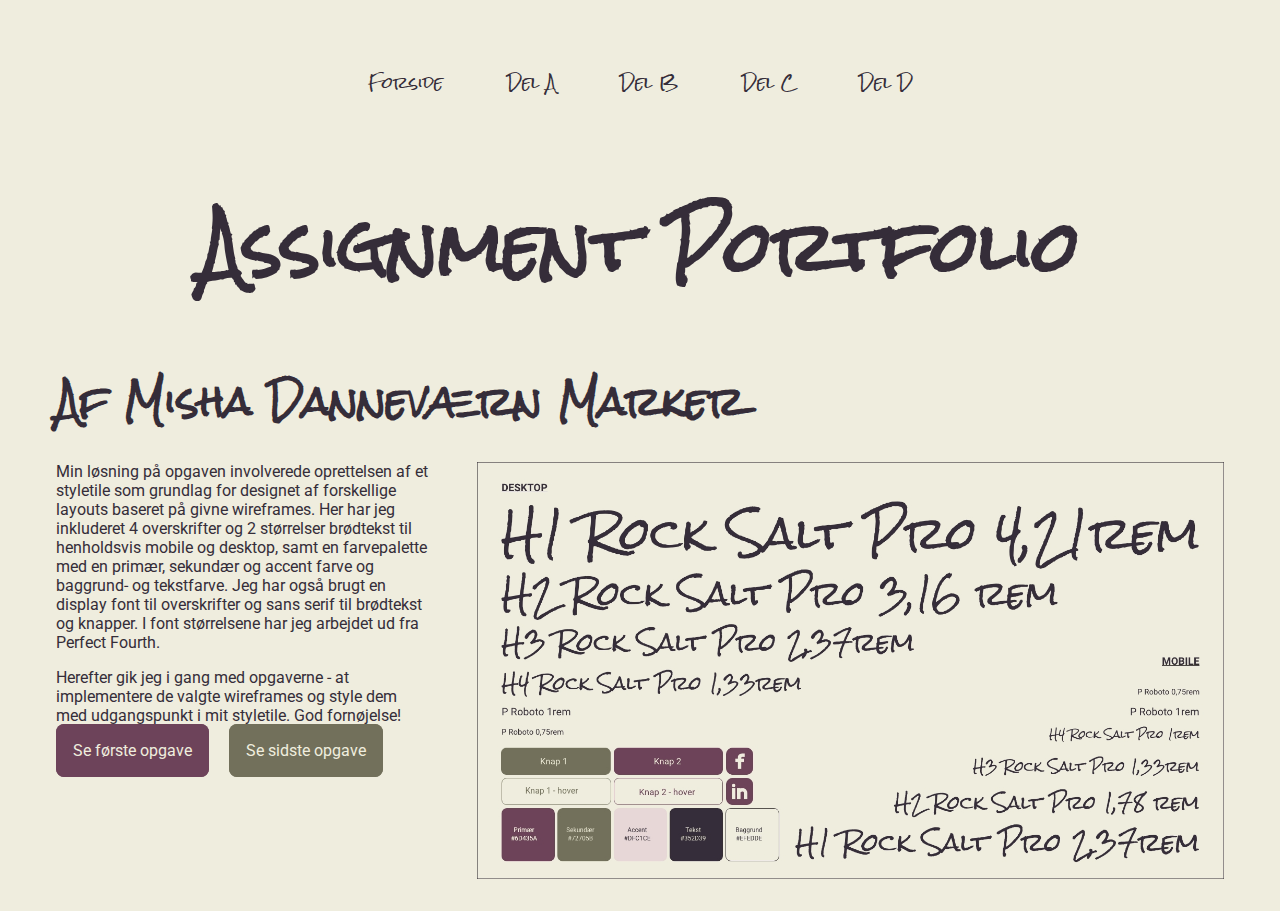
<file: index.html>
<html lang="dk">
<head>
    <meta charset="UTF-8">
    <meta name="viewport" content="width=device-width, initial-scale=1.0">
    <link rel="preconnect" href="https://fonts.googleapis.com">
<link rel="preconnect" href="https://fonts.gstatic.com" crossorigin>
<link href="https://fonts.googleapis.com/css2?family=Roboto&family=Rock+Salt&display=swap" rel="stylesheet">
    <link rel="stylesheet" href="style.css">
    <title>Assignment Portfolio</title>
</head>
<body>
    <header>
        <nav>
            <ul>
                <li><a href="index.html">Forside</a></li>
                <li><a href="del_a.html">Del A</a></li>
                <li><a href="del_b.html">Del B</a></li>
                <li><a href="del_c.html">Del C</a></li>
                <li><a href="del_d.html">Del D</a></li>
            </ul>
        </nav>
    </header>
    <main>
        <h1>Assignment Portfolio</h1>
        <h3>Af Misha Danneværn Marker</h3>
        <div class="frontpage_flex1">
            <div>
                <p class="frontpage_p">Min løsning på opgaven involverede oprettelsen af et styletile som grundlag for designet af forskellige layouts baseret på givne wireframes. Her har jeg inkluderet 4 overskrifter og 2 størrelser brødtekst til henholdsvis mobile og desktop, samt en farvepalette med en primær, sekundær og accent farve og baggrund- og tekstfarve. Jeg har også brugt en display font til overskrifter og sans serif til brødtekst og knapper. I font størrelsene har jeg arbejdet ud fra Perfect Fourth.</p>
                <p>Herefter gik jeg i gang med opgaverne - at implementere de valgte wireframes og style dem med udgangspunkt i mit styletile. God fornøjelse!</p>
                <a href="del_a.html" class="button1">Se første opgave</a>
                <a href="del_d.html" class="button2">Se sidste opgave</a>
            </div>

            <img src="styletile.jpg" alt="Styletile" id="styletile">
        </div>
    </main>
    <footer></footer>
</body>
</html>
</file>
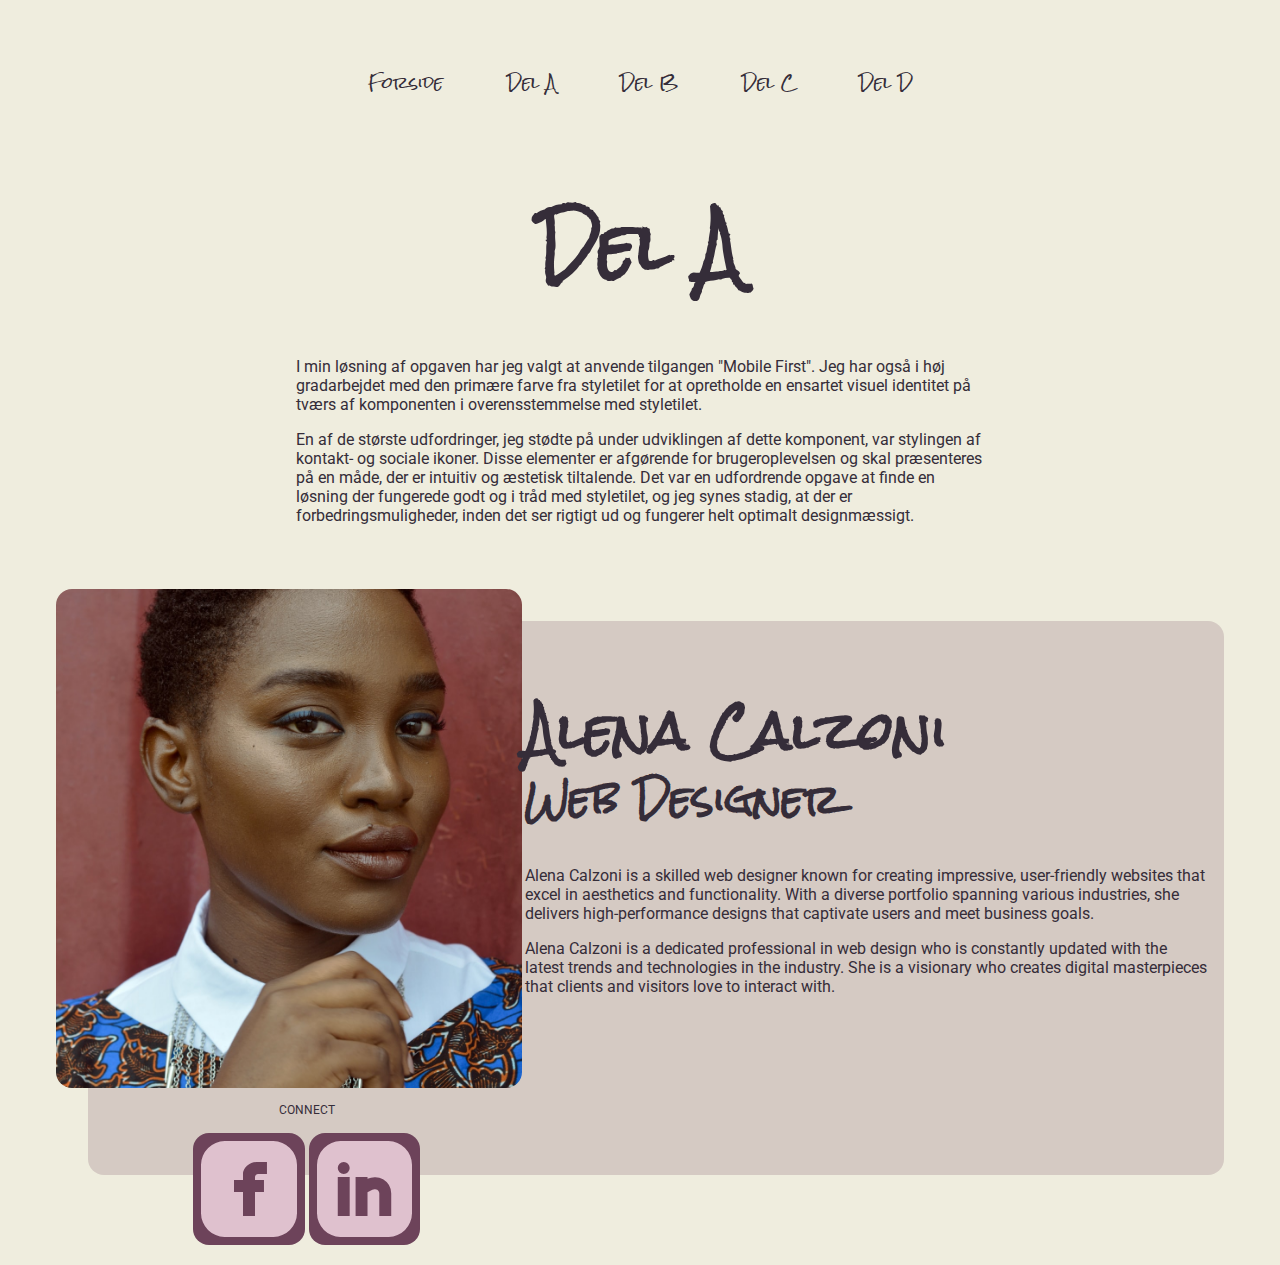
<file: del_a.html>
<html lang="dk">
<head>
    <meta charset="UTF-8">
    <meta name="viewport" content="width=device-width, initial-scale=1.0">
    <link rel="preconnect" href="https://fonts.googleapis.com">
<link rel="preconnect" href="https://fonts.gstatic.com" crossorigin>
<link href="https://fonts.googleapis.com/css2?family=Roboto&family=Rock+Salt&display=swap" rel="stylesheet">
    <link rel="stylesheet" href="style.css">
    <title>Assignment Portfolio</title>
</head>
<body>
    <header>
        <nav>
            <ul>
                <li><a href="index.html">Forside</a></li>
                <li><a href="del_a.html">Del A</a></li>
                <li><a href="del_b.html">Del B</a></li>
                <li><a href="del_c.html">Del C</a></li>
                <li><a href="del_d.html">Del D</a></li>
            </ul>
        </nav>
    </header>
    <main>
        <h1>Del A</h1>
        <p class="del_p">I min løsning af opgaven har jeg valgt at anvende tilgangen "Mobile First". Jeg har også i høj gradarbejdet med den primære farve fra styletilet for at opretholde en ensartet visuel identitet på tværs af komponenten i overensstemmelse med styletilet.</p>
        <p class="del_p">En af de største udfordringer, jeg stødte på under udviklingen af dette komponent, var stylingen af kontakt- og sociale ikoner. Disse elementer er afgørende for brugeroplevelsen og skal præsenteres på en måde, der er intuitiv og æstetisk tiltalende. Det var en udfordrende opgave at finde en løsning der fungerede godt og i tråd med styletilet, og jeg synes stadig, at der er forbedringsmuligheder, inden det ser rigtigt ud og fungerer helt optimalt designmæssigt.</p>
        
        <section class="dela_grid">
            <div class="dela_img">
            </div>
            <div class="dela_headings">
                <h2>Alena Calzoni</h2>
                <h3>Web Designer</h3>
            </div>
            <div class="dela_desc_p">
                <p>Alena Calzoni is a skilled web designer known for creating impressive, user-friendly websites that excel in aesthetics and functionality. With a diverse portfolio spanning various industries, she delivers high-performance designs that captivate users and meet business goals.</p>
                <p>Alena Calzoni is a dedicated professional in web design who is constantly updated with the latest trends and technologies in the industry. She is a visionary who creates digital masterpieces that clients and visitors love to interact with.</p>
            </div>
            <div class="dela_connect">
                <p>CONNECT</p>
                <a href=""><img src="connect_symbol1.svg" alt="Connect"></a>
                <a href=""><img src="connect_symbol2.svg" alt="Connect"></a>
            </div>
        </section>
    </main>
    <footer></footer>
</body>
</html>
</file>
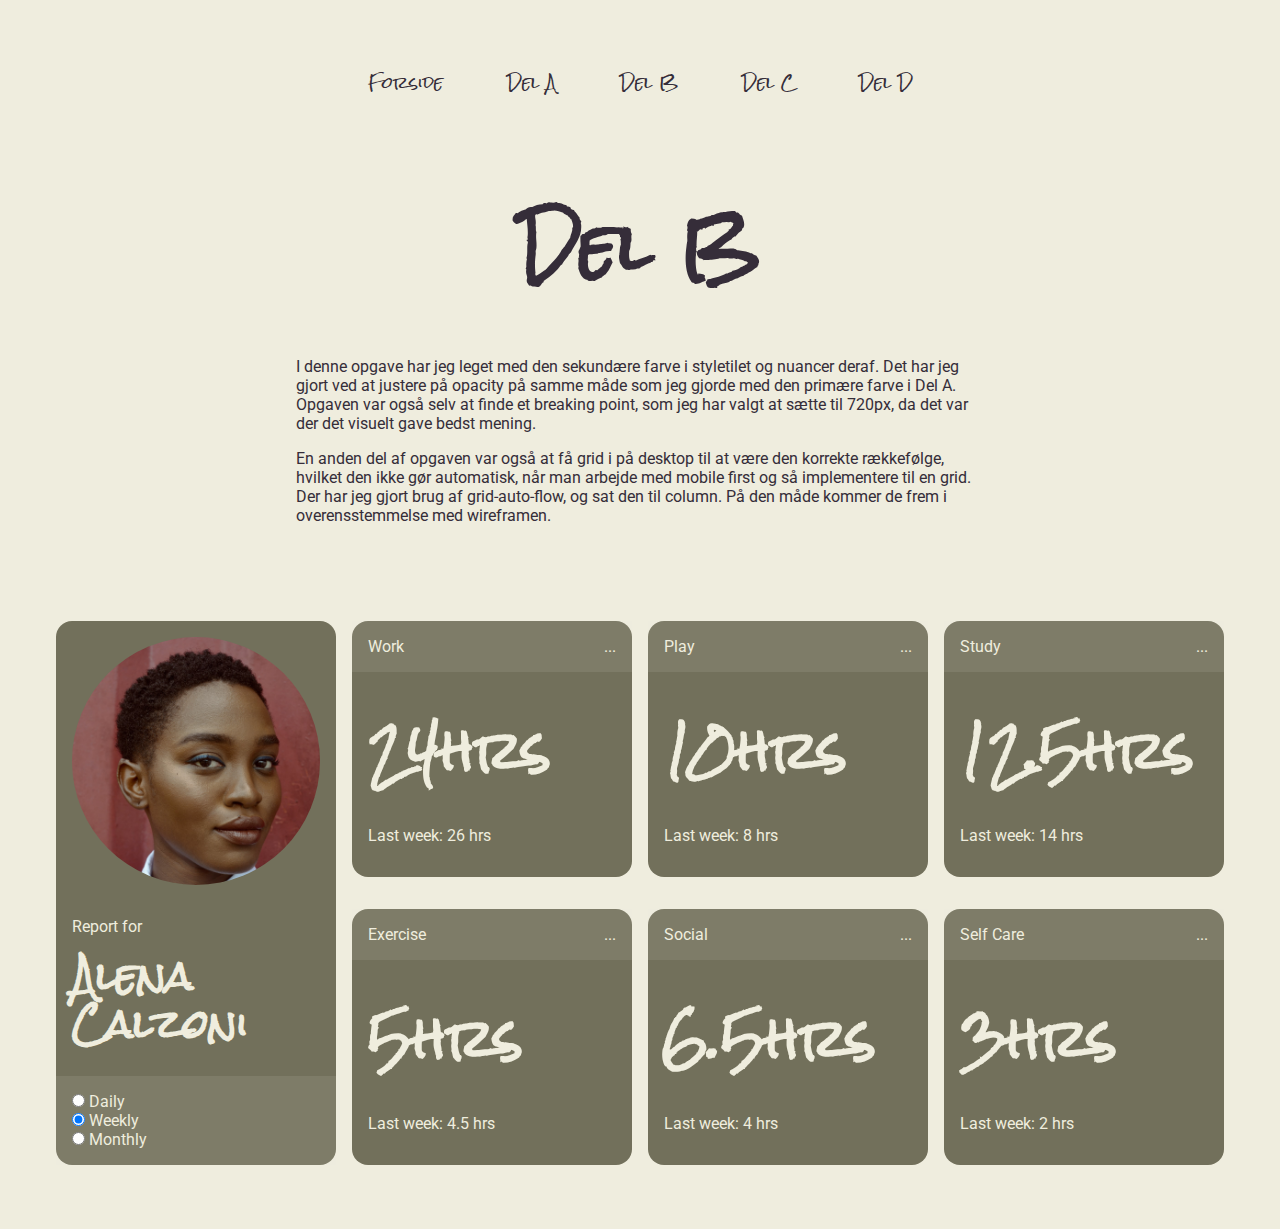
<file: del_b.html>
<html lang="dk">
<head>
    <meta charset="UTF-8">
    <meta name="viewport" content="width=device-width, initial-scale=1.0">
    <link rel="preconnect" href="https://fonts.googleapis.com">
<link rel="preconnect" href="https://fonts.gstatic.com" crossorigin>
<link href="https://fonts.googleapis.com/css2?family=Roboto&family=Rock+Salt&display=swap" rel="stylesheet">
    <link rel="stylesheet" href="style.css">
    <title>Assignment Portfolio</title>
</head>
<body>
    <header>
        <nav>
            <ul>
                <li><a href="index.html">Forside</a></li>
                <li><a href="del_a.html">Del A</a></li>
                <li><a href="del_b.html">Del B</a></li>
                <li><a href="del_c.html">Del C</a></li>
                <li><a href="del_d.html">Del D</a></li>
            </ul>
        </nav>
    </header>
    <main>
        <h1>Del B</h1>
        <p class="del_p">I denne opgave har jeg leget med den sekundære farve i styletilet og nuancer deraf. Det har jeg gjort ved at justere på opacity på samme måde som jeg gjorde med den primære farve i Del A. Opgaven var også selv at finde et breaking point, som jeg har valgt at sætte til 720px, da det var der det visuelt gave bedst mening.</p>
        <p class="del_p">En anden del af opgaven var også at få grid i på desktop til at være den korrekte rækkefølge, hvilket den ikke gør automatisk, når man arbejde med mobile first og så implementere til en grid. Der har jeg gjort brug af grid-auto-flow, og sat den til column. På den måde kommer de frem i overensstemmelse med wireframen.</p>

        <section class="delb_section">
            <div class="delb_person">
                <div class="delb_person_information">
                    <div class="delb_img"></div>
                    <div class="delb_person_name">
                        <p>Report for</p>
                        <h3>Alena Calzoni</h3>
                    </div>
                </div>
                <div class="delb_report">
                      <div>
                        <input type="radio" id="daily" name="report" value="daily" />
                        <label for="daily">Daily</label>
                      </div>

                      <div>
                        <input type="radio" id="weekly" name="report" value="weekly" checked />
                        <label for="weekly">Weekly</label>
                      </div>
                    
                      <div>
                        <input type="radio" id="monthly" name="report" value="monthly" />
                        <label for="monthly">Monthly</label>
                      </div>
                </div>
            </div>


            <div class="delb_parameter">
                <div class="delb_top_parameter1">
                        <p>Work</p>
                        <a href="">...</a>
                </div>
                <div class="delb_top_parameter2">
                    <h2>24hrs</h2>
                    <p>Last week: 26 hrs</p>
                </div>
            </div>

            <div class="delb_parameter">
                <div class="delb_top_parameter1">
                        <p>Exercise</p>
                        <a href="">...</a>
                </div>
                <div class="delb_top_parameter2">
                    <h2>5hrs</h2>
                    <p>Last week: 4.5 hrs</p>
                </div>
            </div>

            <div class="delb_parameter">
                <div class="delb_top_parameter1">
                        <p>Play</p>
                        <a href="">...</a>
                </div>
                <div class="delb_top_parameter2">
                    <h2>10hrs</h2>
                    <p>Last week: 8 hrs</p>
                </div>
            </div>

            <div class="delb_parameter">
                <div class="delb_top_parameter1">
                        <p>Social</p>
                        <a href="">...</a>
                </div>
                <div class="delb_top_parameter2">
                    <h2>6.5hrs</h2>
                    <p>Last week: 4 hrs</p>
                </div>
            </div>

            <div class="delb_parameter">
                <div class="delb_top_parameter1">
                        <p>Study</p>
                        <a href="">...</a>
                </div>
                <div class="delb_top_parameter2">
                    <h2>12.5hrs</h2>
                    <p>Last week: 14 hrs</p>
                </div>
            </div>

            <div class="delb_parameter">
                <div class="delb_top_parameter1">
                        <p>Self Care</p>
                        <a href="">...</a>
                </div>
                <div class="delb_top_parameter2">
                    <h2>3hrs</h2>
                    <p>Last week: 2 hrs</p>
                </div>
            </div>
        </section>



          

          
    </main>
    <footer></footer>
</body>
</html>
</file>
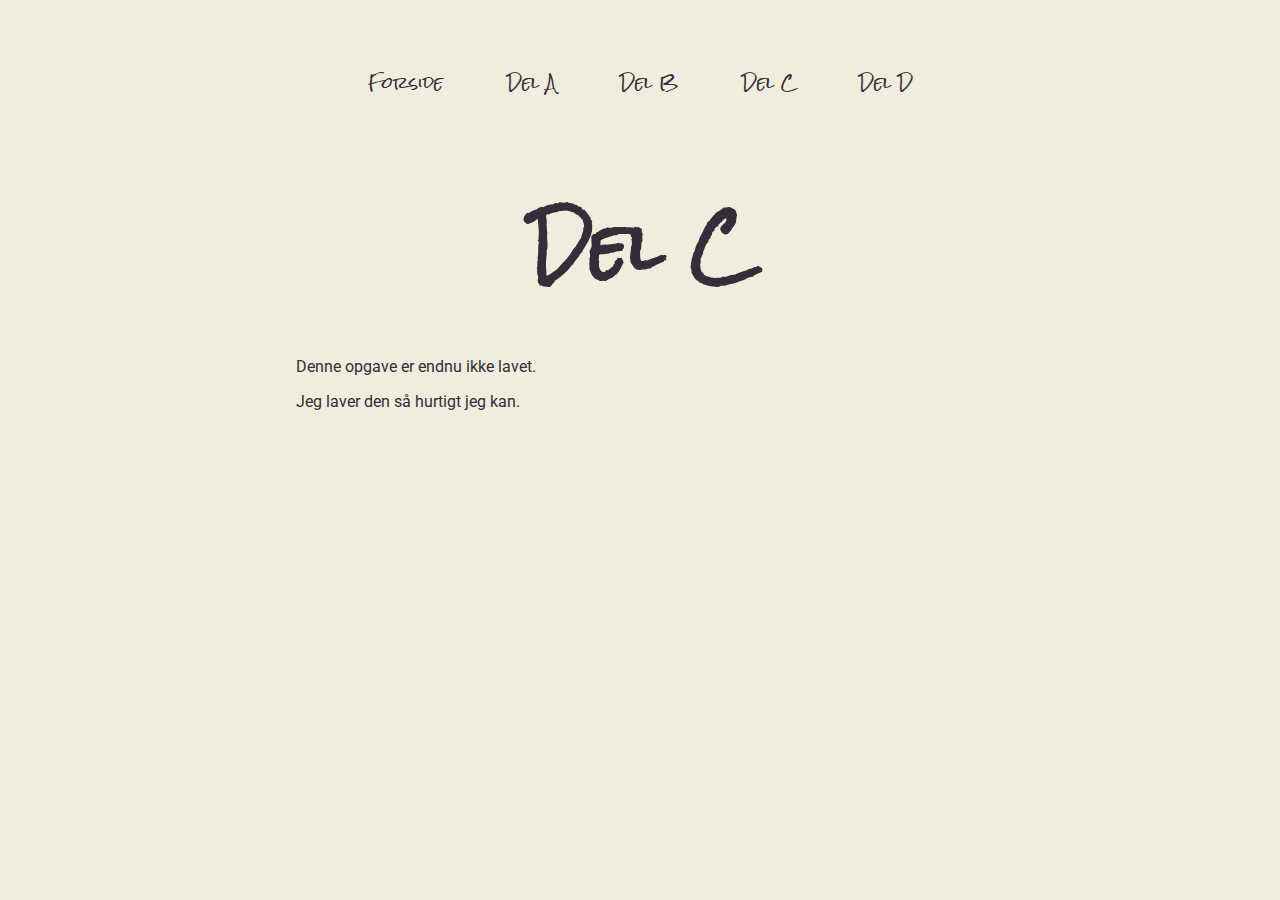
<file: del_c.html>
<html lang="dk">
<head>
    <meta charset="UTF-8">
    <meta name="viewport" content="width=device-width, initial-scale=1.0">
    <link rel="preconnect" href="https://fonts.googleapis.com">
<link rel="preconnect" href="https://fonts.gstatic.com" crossorigin>
<link href="https://fonts.googleapis.com/css2?family=Roboto&family=Rock+Salt&display=swap" rel="stylesheet">
    <link rel="stylesheet" href="style.css">
    <title>Assignment Portfolio</title>
</head>
<body>
    <header>
        <nav>
            <ul>
                <li><a href="index.html">Forside</a></li>
                <li><a href="del_a.html">Del A</a></li>
                <li><a href="del_b.html">Del B</a></li>
                <li><a href="del_c.html">Del C</a></li>
                <li><a href="del_d.html">Del D</a></li>
            </ul>
        </nav>
    </header>
    <main>
        <h1>Del C</h1>
        <p class="del_p">Denne opgave er endnu ikke lavet.</p>
        <p class="del_p">Jeg laver den så hurtigt jeg kan.</p>

    </main>
    <footer></footer>
</body>
</html>
</file>
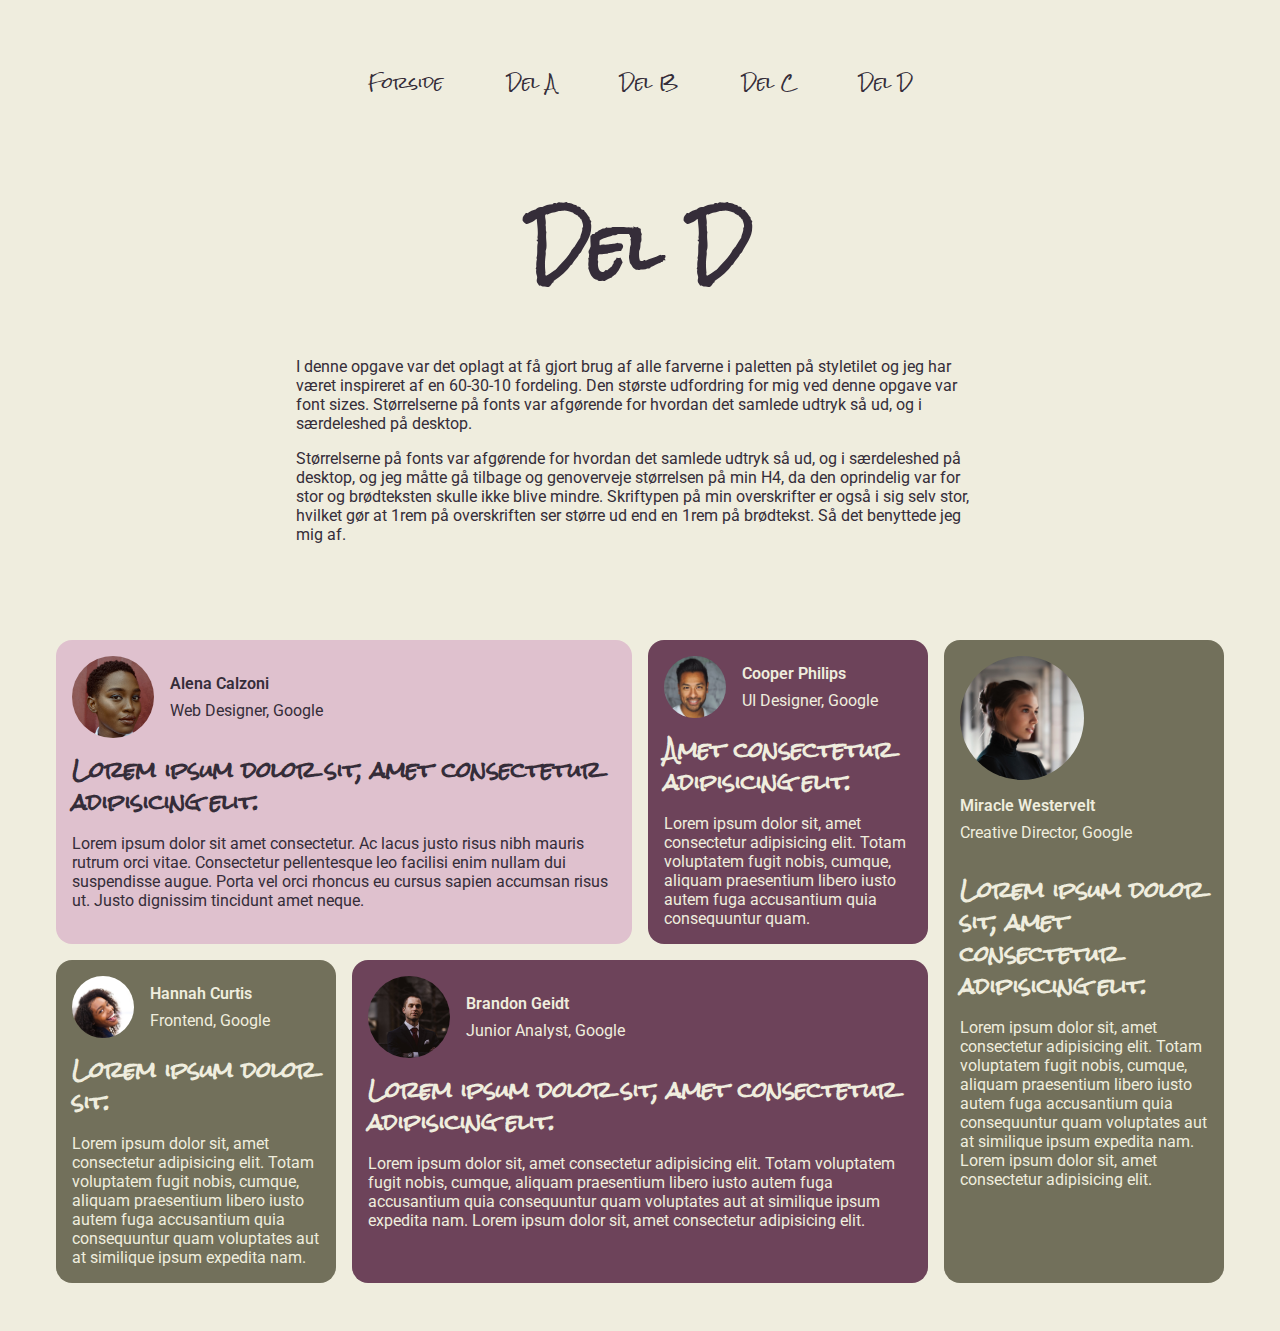
<file: del_d.html>
<html lang="dk">
<head>
    <meta charset="UTF-8">
    <meta name="viewport" content="width=device-width, initial-scale=1.0">
    <link rel="preconnect" href="https://fonts.googleapis.com">
<link rel="preconnect" href="https://fonts.gstatic.com" crossorigin>
<link href="https://fonts.googleapis.com/css2?family=Roboto&family=Rock+Salt&display=swap" rel="stylesheet">
    <link rel="stylesheet" href="style.css">
    <title>Assignment Portfolio</title>
</head>
<body>
    <header>
        <nav>
            <ul>
                <li><a href="index.html">Forside</a></li>
                <li><a href="del_a.html">Del A</a></li>
                <li><a href="del_b.html">Del B</a></li>
                <li><a href="del_c.html">Del C</a></li>
                <li><a href="del_d.html">Del D</a></li>
            </ul>
        </nav>
    </header>
    <main>
        <h1>Del D</h1>
        <p class="del_p">I denne opgave var det oplagt at få gjort brug af alle farverne i paletten på styletilet og jeg har været inspireret af en 60-30-10 fordeling. Den største udfordring for mig ved denne opgave var font sizes. Størrelserne på fonts var afgørende for hvordan det samlede udtryk så ud, og i særdeleshed på desktop.</p>
        <p class="del_p">Størrelserne på fonts var afgørende for hvordan det samlede udtryk så ud, og i særdeleshed på desktop, og jeg måtte gå tilbage og genoverveje størrelsen på min H4, da den oprindelig var for stor og brødteksten skulle ikke blive mindre. Skriftypen på min overskrifter er også i sig selv stor, hvilket gør at 1rem på overskriften ser større ud end en 1rem på brødtekst. Så det benyttede jeg mig af.</p>

        <section class="deld_section">
            <div class="deld_person1 deld_person">
                <div class="deld_information">
                    <div class="deld_img"></div>
                    <div class="deld_name_job">
                        <p class="deld_name">Alena Calzoni</p>
                        <p>Web Designer, Google</p>
                    </div>
                </div>
                <h4>Lorem ipsum dolor sit, amet consectetur adipisicing elit.</h4>
                <p>Lorem ipsum dolor sit amet consectetur. Ac lacus justo risus nibh mauris rutrum orci vitae. Consectetur pellentesque leo facilisi enim nullam dui suspendisse augue. Porta vel orci rhoncus eu cursus sapien accumsan risus ut. Justo dignissim tincidunt amet neque.</p>
            </div>

            <div class="deld_person2 deld_person">
                <div class="deld_information">
                    <div class="deld_img"></div>
                    <div class="deld_name_job">
                        <p class="deld_name">Cooper Philips</p>
                        <p>UI Designer, Google</p>
                    </div>
                </div>
                <h4>Amet consectetur adipisicing elit.</h4>
                <p>Lorem ipsum dolor sit, amet consectetur adipisicing elit. Totam voluptatem fugit nobis, cumque, aliquam praesentium libero iusto autem fuga accusantium quia consequuntur quam.</p>
            </div>

            <div class="deld_person3 deld_person">
                <div class="deld_information">
                    <div class="deld_img"></div>
                    <div class="deld_name_job">
                        <p class="deld_name">Hannah Curtis</p>
                        <p>Frontend, Google</p>
                    </div>
                </div>
                <h4>Lorem ipsum dolor sit.</h4>
                <p>Lorem ipsum dolor sit, amet consectetur adipisicing elit. Totam voluptatem fugit nobis, cumque, aliquam praesentium libero iusto autem fuga accusantium quia consequuntur quam voluptates aut at similique ipsum expedita nam.</p>
            </div>

            <div class="deld_person4 deld_person">
                <div class="deld_information">
                    <div class="deld_img"></div>
                    <div class="deld_name_job">
                        <p class="deld_name">Brandon Geidt</p>
                        <p>Junior Analyst, Google</p>
                    </div>
                </div>
                <h4>Lorem ipsum dolor sit, amet consectetur adipisicing elit.</h4>
                <p>Lorem ipsum dolor sit, amet consectetur adipisicing elit. Totam voluptatem fugit nobis, cumque, aliquam praesentium libero iusto autem fuga accusantium quia consequuntur quam voluptates aut at similique ipsum expedita nam. Lorem ipsum dolor sit, amet consectetur adipisicing elit.</p>
            </div>

            <div class="deld_person5 deld_person">
                <div class="deld_information">
                    <div class="deld_img"></div>
                    <div class="deld_name_job">
                        <p class="deld_name">Miracle Westervelt</p>
                        <p>Creative Director, Google</p>
                    </div>
                </div>
                <h4>Lorem ipsum dolor sit, amet consectetur adipisicing elit.</h4>
                <p>Lorem ipsum dolor sit, amet consectetur adipisicing elit. Totam voluptatem fugit nobis, cumque, aliquam praesentium libero iusto autem fuga accusantium quia consequuntur quam voluptates aut at similique ipsum expedita nam. Lorem ipsum dolor sit, amet consectetur adipisicing elit.</p>
            </div>
        </section>
    </main>
    <footer></footer>
</body>
</html>
</file>
<file: style.css>
* {
    padding: 0;
    margin: 0;
    box-sizing: border-box;
  }

html {
    --h_font: 'Rock Salt';
    --p_font: 'Roboto';
    
    --background_color: #EFEDDE;
    --text_color: #352D39;
    --primary_color: #6D435A;
    --secondary_color: #72705B;
    --accent_color: #DFC1CE;

    --h1_size: 4.21rem;
    --h2_size: 3.16rem;
    --h3_size: 2.37rem;
    --h4_size: 1.33rem;
    --p_size: 1rem;
    --p_small_size: 0.75rem;

    --h1_size_mobile: 2.37rem;
    --h2_size_mobile: 1.78rem;
    --h3_size_mobile: 1.33rem;
    --h4_size_mobile: 1rem;

    background-color: var(--background_color);
}


h1 {
    font-family: var(--h_font), cursive;
    color: var(--text_color);
    font-size: var(--h1_size_mobile);
    text-align: center;
    margin-bottom: 2rem;
}

h2 {
    font-family: var(--h_font), cursive;
    color: var(--text_color);
    font-size: var(--h2_size_mobile);
}

h3 {
    font-family: var(--h_font), cursive;
    color: var(--text_color);
    font-size: var(--h3_size_mobile);
}

h4 {
    font-family: var(--h_font), cursive;
    color: var(--text_color);
    font-size: var(--h4_size_mobile);
}

p {
    font-family: var(--p_font), cursive;
    color: var(--text_color);
    font-size: var(--p_size);
    padding-bottom: 1rem;
}

a {
    font-family: var(--p_font), cursive;
    color: var(--text_color);
    font-size: var(--p_size);
    text-decoration: none;
}


@media (min-width: 1000px) {
    h1 {
        font-size: var(--h1_size);
    }
    
    h2 {
        font-size: var(--h2_size);
    }
    
    h3 {
        font-size: var(--h3_size);
    }

    h4 {
        font-size: var(--h4_size);
    }
    
}

a:hover {
    text-decoration: underline;
}

header, main, footer {
    max-width: 1200px;
    margin-inline: auto;
    padding-left: 1rem;
    padding-right: 1rem;
}


ul {
    list-style: none;
    gap: 4rem;
    justify-content: center;
    padding: 4rem;
    text-align: center;
}

@media (min-width: 700px) {
ul {
    display: flex;
    list-style: none;
    gap: 4rem;
    justify-content: center;
    padding: 4rem;
}

}

nav ul li a {
    font-family: var(--h_font);
    font-size: var(--h5_size);
}

.button1, .button2 {
    font-family: var(--p_font), cursive;
    color: var(--background_color);
    font-size: var(--p_size);
    border-radius: 0.5rem;
    padding: 1rem;
    margin-top: 2rem;
    margin-right: 1rem;
}


.button1 {
    background-color: var(--primary_color);
    border: var(--primary_color) 1px solid;
}

.button1:hover {
    background-color: var(--background_color);
    color: var(--primary_color);
    border: var(--primary_color) 1px solid;
}


.button2 {
    background-color: var(--secondary_color);
    border: var(--secondary_color) 1px solid;
}

.button2:hover {
    background-color: var(--background_color);
    color: var(--secondary_color);
    border: var(--secondary_color) 1px solid;
}


/*************************FRONTPAGE*************************/

.frontpage_flex1 {
    display: flex;
    flex-direction: column;
    gap: 3rem;
    padding-top: 1rem;
    padding-bottom: 2rem;
    max-width: 100%;
}

.button1 a, .button2 a {
    color: var(--background_color);
    cursor: pointer;
}

.button1:hover a {
    color: var(--primary_color);
    text-decoration: none;
}

.button2:hover a {
    color: var(--secondary_color);
    text-decoration: none;
}

@media (min-width: 1000px) {
    
    .frontpage_flex1 {
        display: grid;
        grid-template-columns: 1fr 2fr;
        gap: 3rem;
        padding-top: 1rem;
        padding-bottom: 2rem;
    }

    #styletile {
        width: 100%;
    }

}

/*************************DEL A*************************/

@media (min-width: 1000px) {
    .del_p {
        margin-right: 15rem;
        margin-left: 15rem;
    }

}

.del_p + .del_p {
    margin-bottom: 5rem;
}


.dela_grid {
    background-color: rgba(109, 67, 90, .2);
    border-radius: 1rem;
    margin-bottom: 3rem;
}

.dela_img {
    width: 100%;
    aspect-ratio: 1/1;
    background-image: url("portrait.png");
    background-size: cover;
    background-position: center;
    border-top-left-radius: 1rem;
    border-top-right-radius: 1rem;
}

.dela_headings h2 {
    padding: 1rem  1rem 0rem 1rem;
}

.dela_headings h3 {
    line-height: 1rem;
    padding: 0rem  1rem 1rem 1rem;
}

.dela_connect {
    text-align: center;
    background-color: var(--primary_color);
    border-bottom-left-radius: 1rem;
    border-bottom-right-radius: 1rem;
    padding: 1rem;

    img {
        width: 20%;
        background-color: var(--primary_color);
        padding: 0.5rem;
        border-radius: 1rem;
    }

    p {
        font-size: var(--p_small_size);
        color: var(--background_color);
    }
}

.dela_desc_p {
    margin-bottom: 2rem;

    p {
        padding: 1rem  1rem 0rem 1rem;
    }
}


@media (min-width: 515px) {
    .dela_grid {
        display: grid;
        grid-template-columns: 1fr 3fr;
    }

    .dela_desc_p {
        grid-column-start: 1;
        grid-column-end: 3;
    }

    .dela_connect {
        grid-column-start: 1;
        grid-column-end: 3;

        img {
            width: 10%;
            margin: 0rem;
        }
    }

    .dela_img {
        border-radius: 1rem;
        margin: 1rem 0rem 0rem 1rem;
    }



    .dela_headings h3, .dela_headings h2 {
        margin-left: 1rem;
        padding-bottom: 0;
    }


    .dela_headings {
        margin-top: 2rem;
    }
}

@media (min-width: 690px) {
    .dela_desc_p {
        grid-column-start: 2;
        grid-column-end: 3;
        margin-left: 1rem;
    }

    .dela_connect {
        grid-column-start: 1;
        grid-column-end: 2;
        margin-left: 1rem;
        width: 100%;
        background: none;
        padding-top: 2rem;

        p {
            color: var(--text_color);
        }

        img {
            width: 30%;
        }
    }

    .dela_img {
        grid-row-start: 1;
        grid-row-end: 3;
        height: 100%;
        width: 100%;
        border-radius: 1rem;
    }

    .dela_headings {
        margin-bottom: 1rem;
    }
}


@media (min-width: 865px) {
    
    .dela_grid {
        margin-left: 2rem;
        margin-top: 2rem;
    }
    
    .dela_img {
        margin-left: -2rem;
        margin-top: -2rem;
        height: 115%;
        width: 115%;
    }

    .dela_connect {
        margin-top: 1rem;
    }
    

}


/*************************DEL B*************************/

.delb_section {
    margin-bottom: 3rem;
}

label {
    font-family: var(--p_font);
}

.delb_person {
    background-color: var(--secondary_color);
    border-radius: 1rem;
    margin-bottom: 1rem;

    p, h2, h3, label {
        color: var(--background_color);
    }
}

.delb_person_information {
    display: grid;
    grid-template-columns: 1fr 2fr;
    gap: 1rem;
    padding: 1rem;
}

.delb_person_name {
    padding-top: 2rem;

    h3 {
        line-height: 1rem;
    }
}

.delb_img {
    background-image: url(portrait.png);
    background-size: cover;
    aspect-ratio: 1/1;
    width: 100%;
    border-radius: 10rem;
}

.delb_report {
    display: flex;
    gap: 1rem;
    justify-content: center;
    padding-top: 1rem;
    padding-bottom: 1rem;
    background-color: rgb(239, 237, 222, 0.1);
}


.delb_parameter {
    background-color: var(--secondary_color);
    border-radius: 1rem;
    margin-bottom: 1rem;

    p, h2, a {
        color: var(--background_color);
    }

    a:hover {
        text-decoration: none;
        font-weight: 600;
    }
}

.delb_top_parameter1 {
    display: flex;
    gap: 1rem;
    justify-content: space-between;
    padding: 1rem 1rem 0rem 1rem;
    background-color: rgb(239, 237, 222, 0.1);
}

.delb_top_parameter2 {
    display: flex;
    gap: 4rem;
    justify-content: center;
    align-items: baseline;
    padding: 2rem 0rem 2rem 0rem;
}


@media (min-width: 720px) {
    .delb_section {
        display: grid;
        grid-template-columns: repeat(4,1fr);
        gap: 1rem;
        grid-auto-flow: column;

    }

    .delb_person {
        grid-column-start: 1;
        grid-column-end: 2;
        grid-row-start: 1;
        grid-row-end: 3;
        display: flex;
        flex-direction: column;
        justify-content: space-between;

        h3 {
            line-height: 3rem;
        }
    }

    .delb_person_information {
        display: block;
    }

    .delb_report {
        display: block;
        padding-left: 1rem;
    }


    .delb_top_parameter2 {
        gap: 1rem;
        padding: 1rem 1rem 1rem 1rem;
        flex-direction: column;
    }
}


/*************************DEL C*************************/




/*************************DEL D*************************/

.deld_section {
    margin-bottom: 3rem;
}


.deld_person {
    border-radius: 1rem;
    padding: 1rem;
    margin-bottom: 1rem;
}

.deld_person1 {
    background-color: var(--accent_color);
}

.deld_person2, .deld_person4 {
    background-color: var(--primary_color);

    p, h2, h4 {
        color: var(--background_color);
    }
}

.deld_person3, .deld_person5 {
    background-color: var(--secondary_color);
    
    p, h2, h4 {
        color: var(--background_color);
    }
}

.deld_name {
    font-weight: 600;
    padding-bottom: 0.5rem;
}

.deld_name + p {
    padding-bottom: 0rem;
}

.deld_img {
    background-size: cover;
    aspect-ratio: 1/1;
    width: 25%;
    border-radius: 10rem;
}

.deld_person1 .deld_information .deld_img {
    background-image: url(portrait.png);
}

.deld_person2 .deld_information .deld_img {
    background-image: url(portrait1.jpg);
}
.deld_person3 .deld_information .deld_img {
    background-image: url(portrait4.jpg);
}
.deld_person4 .deld_information .deld_img {
    background-image: url(portrait3.jpg);
}

.deld_person5 .deld_information .deld_img {
    background-image: url(portrait2.jpg);
}


.deld_information {
    display: flex;
    gap: 1rem;
    margin-bottom: 1rem;
    align-items: center;
}

.deld_information + h4 {
    line-height: 2rem;
    margin-bottom: 1rem;
}

.deld_information + h4 + p {
    padding-bottom: 0rem;
}


@media (min-width: 900px) {

    .deld_section {
        display: grid;
        grid-template-columns: repeat(4,1fr);
        max-width: 100%;
        gap: 1rem;
    }

    .deld_person {
        margin-bottom: 0rem;
    }

    .deld_person1 {
        grid-column-start: 1;
        grid-column-end: 3;
        grid-row-start: 1;
        grid-row-end: 2;
    }

    .deld_person2 {
        grid-column-start: 3;
        grid-column-end: 4;
        grid-row-start: 1;
        grid-row-end: 2;
    }

    .deld_person3 {
        grid-column-start: 1;
        grid-column-end: 2;
        grid-row-start: 2;
        grid-row-end: 3;
    }

    .deld_person4 {
        grid-column-start: 2;
        grid-column-end: 4;
        grid-row-start: 2;
        grid-row-end: 3;
    }

    .deld_person5 {
        grid-column-start: 4;
        grid-column-end: 5;
        grid-row-start: 1;
        grid-row-end: 3;
    }

    .deld_information {
        margin-bottom: 1rem;
    }

    .deld_person4 .deld_img, .deld_person1 .deld_img {
        width: 15%;
    }

    .deld_person5 .deld_img {
        width: 50%;
        margin-bottom: 1rem;
    }

    .deld_person5 .deld_information {
        display: block;
        margin-bottom: 2rem;
    }
}
</file>
